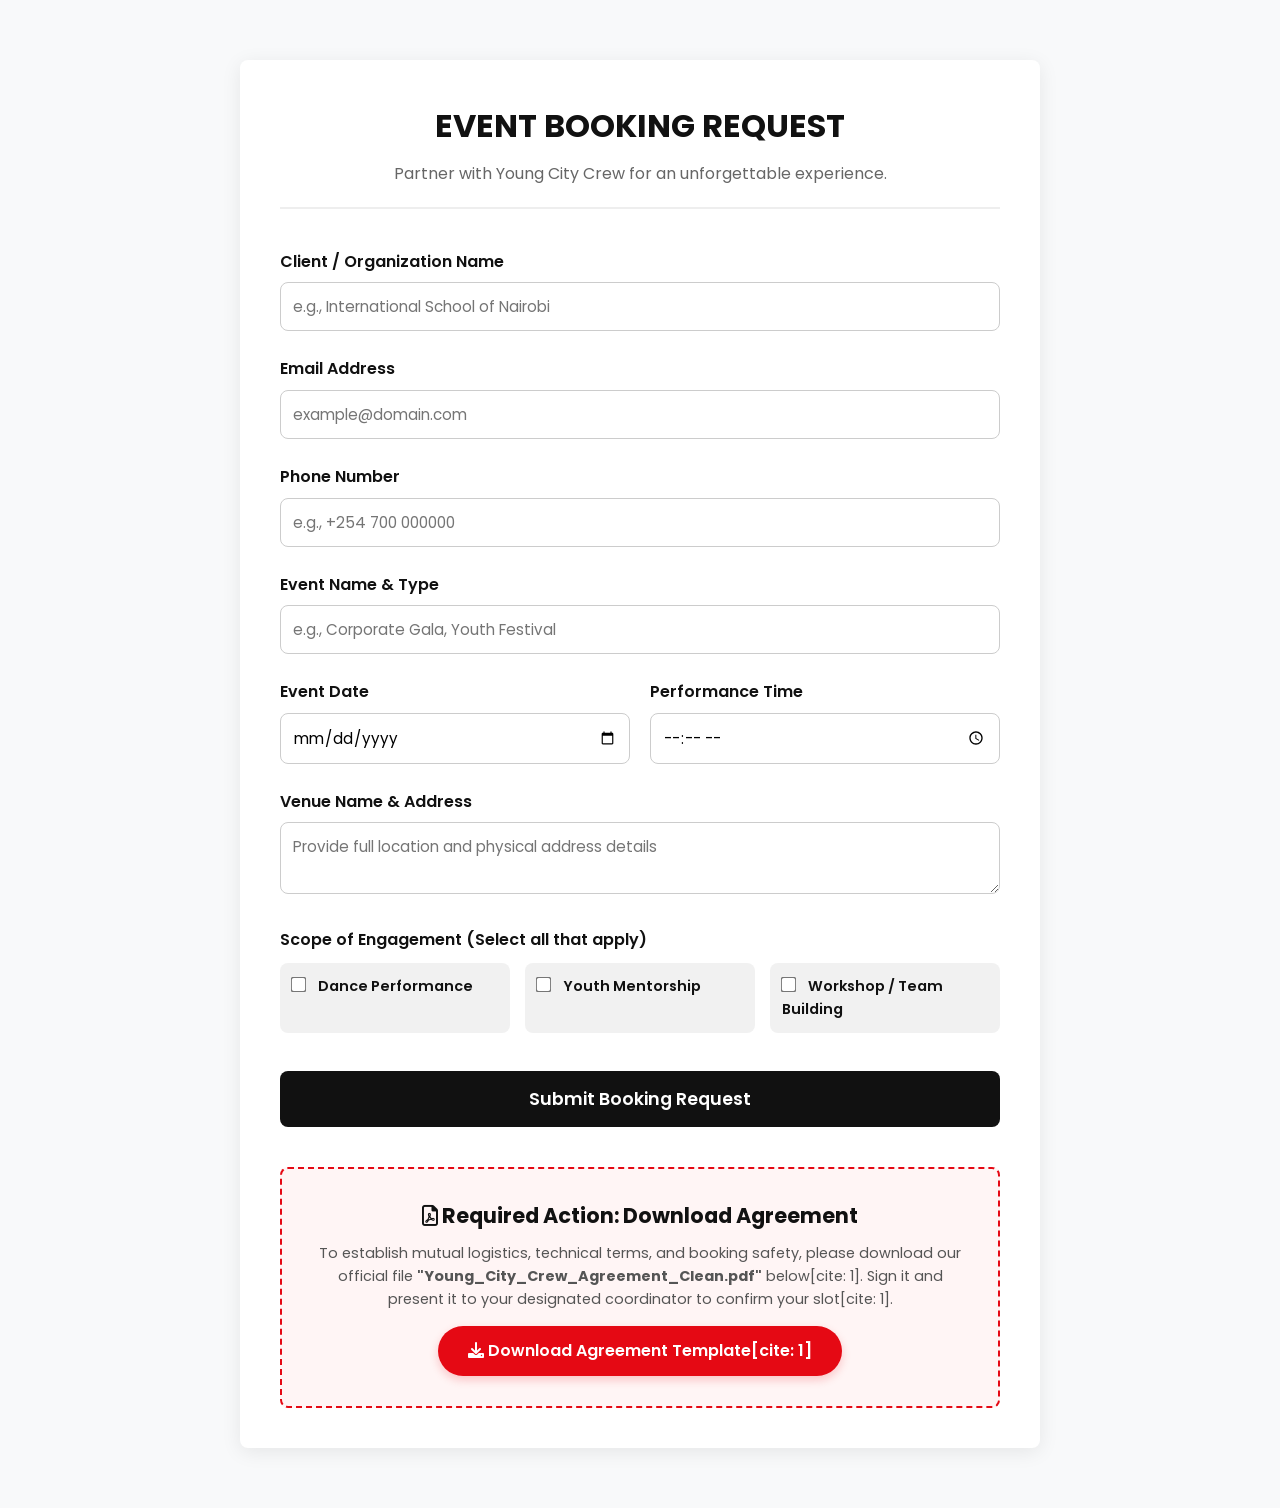
<file: booking.html>
<!DOCTYPE html>
<html lang="en">
<head>
    <meta charset="UTF-8">
    <meta name="viewport" content="width=device-width, initial-scale=1.0">
    <title>Book Young City Crew | Performance & Partnerships</title>
    <!-- Google Fonts for a clean, modern look -->
    <link href="https://fonts.googleapis.com/css2?family=Poppins:wght@400;600;700&display=swap" rel="stylesheet">
    <!-- FontAwesome for professional icons -->
    <link rel="stylesheet" href="https://cdnjs.cloudflare.com/ajax/libs/font-awesome/6.0.0/css/all.min.css">
    
    <style>
        :root {
            --primary-color: #E50914; /* Young City Red */
            --dark-color: #111111;
            --light-bg: #f8f9fa;
            --text-color: #333333;
            --border-radius: 8px;
        }

        * {
            box-sizing: border-box;
            margin: 0;
            padding: 0;
            font-family: 'Poppins', sans-serif;
        }

        body {
            background-color: var(--light-bg);
            color: var(--text-color);
            line-height: 1.6;
            padding: 20px;
        }

        .booking-container {
            max-width: 800px;
            margin: 40px auto;
            background: #ffffff;
            padding: 40px;
            border-radius: var(--border-radius);
            box-shadow: 0 4px 20px rgba(0, 0, 0, 0.08);
        }

        .header-section {
            text-align: center;
            margin-bottom: 40px;
            border-bottom: 2px solid #eeeeee;
            padding-bottom: 20px;
        }

        .header-section h1 {
            color: var(--dark-color);
            font-size: 2rem;
            font-weight: 700;
            text-transform: uppercase;
            margin-bottom: 10px;
        }

        .header-section p {
            color: #666;
            font-size: 1rem;
        }

        .form-group {
            margin-bottom: 25px;
        }

        .form-group label {
            display: block;
            font-weight: 600;
            margin-bottom: 8px;
            color: var(--dark-color);
        }

        .form-group input[type="text"],
        .form-group input[type="email"],
        .form-group input[type="tel"],
        .form-group input[type="date"],
        .form-group input[type="time"],
        .form-group select,
        .form-group textarea {
            width: 100%;
            padding: 12px;
            border: 1px solid #cccccc;
            border-radius: var(--border-radius);
            font-size: 0.95rem;
            transition: border-color 0.3s ease;
        }

        .form-group input:focus,
        .form-group select:focus,
        .form-group textarea:focus {
            outline: none;
            border-color: var(--primary-color);
        }

        .checkbox-group {
            display: grid;
            grid-template-columns: repeat(auto-fit, minmax(200px, 1fr));
            gap: 15px;
            margin-top: 10px;
        }

        .checkbox-label {
            display: flex;
            align-items: center;
            background: #f1f1f1;
            padding: 12px;
            border-radius: var(--border-radius);
            cursor: pointer;
            font-size: 0.9rem;
            font-weight: 600;
            transition: background 0.3s ease;
        }

        .checkbox-label input {
            margin-right: 10px;
            transform: scale(1.2);
        }

        .checkbox-label:hover {
            background: #e1e1e1;
        }

        .submit-btn {
            display: block;
            width: 100%;
            background: var(--dark-color);
            color: #ffffff;
            border: none;
            padding: 15px;
            font-size: 1.1rem;
            font-weight: 600;
            border-radius: var(--border-radius);
            cursor: pointer;
            transition: background 0.3s ease;
            margin-top: 30px;
        }

        .submit-btn:hover {
            background: var(--primary-color);
        }

        /* Agreement Download Section Styling */
        .agreement-box {
            margin-top: 40px;
            padding: 30px;
            background: #fff5f5;
            border: 2px dashed var(--primary-color);
            border-radius: var(--border-radius);
            text-align: center;
        }

        .agreement-box h3 {
            color: var(--dark-color);
            margin-bottom: 10px;
            font-size: 1.3rem;
        }

        .download-btn {
            display: inline-block;
            background: var(--primary-color);
            color: #ffffff;
            padding: 12px 30px;
            font-weight: 600;
            text-decoration: none;
            border-radius: 30px;
            margin-top: 15px;
            box-shadow: 0 4px 10px rgba(229, 9, 20, 0.2);
            transition: transform 0.2s ease, background 0.3s ease;
        }

        .download-btn:hover {
            transform: translateY(-2px);
            background: #b8070f;
        }

        @media (max-width: 600px) {
            .booking-container {
                padding: 20px;
            }
        }
    </style>
</head>
<body>

    <div class="booking-container">
        
        <!-- Header -->
        <div class="header-section">
            <h1>Event Booking Request</h1>
            <p>Partner with Young City Crew for an unforgettable experience.</p>
        </div>

        <!-- Booking Form configured to capture the submit action natively -->
        <form action="https://formbold.com/s/oeYjK" method="POST" id="bookingForm">
            
            <!-- 1. Client Info -->
            <div class="form-group">
                <label for="client-name">Client / Organization Name</label>
                <input type="text" id="client-name" name="client_name" placeholder="e.g., International School of Nairobi" required>
            </div>

            <div class="form-group">
                <label for="contact-email">Email Address</label>
                <input type="email" id="contact-email" name="contact_email" placeholder="example@domain.com" required>
            </div>

            <div class="form-group">
                <label for="contact-phone">Phone Number</label>
                <input type="tel" id="contact-phone" name="contact_phone" placeholder="e.g., +254 700 000000" required>
            </div>

            <!-- 2. Event Details -->
            <div class="form-group">
                <label for="event-type">Event Name & Type</label>
                <input type="text" id="event-type" name="event_type" placeholder="e.g., Corporate Gala, Youth Festival" required>
            </div>

            <div style="display: grid; grid-template-columns: 1fr 1fr; gap: 20px;">
                <div class="form-group">
                    <label for="event-date">Event Date</label>
                    <input type="date" id="event-date" name="event_date" required>
                </div>
                <div class="form-group">
                    <label for="event-time">Performance Time</label>
                    <input type="time" id="event-time" name="event_time" required>
                </div>
            </div>

            <div class="form-group">
                <label for="venue">Venue Name & Address</label>
                <textarea id="venue" name="venue" rows="2" placeholder="Provide full location and physical address details" required></textarea>
            </div>

            <!-- 3. Scope of Engagement -->
            <div class="form-group">
                <label>Scope of Engagement (Select all that apply)</label>
                <div class="checkbox-group">
                    <label class="checkbox-label">
                        <input type="checkbox" name="scope[]" value="Dance Performance"> Dance Performance
                    </label>
                    <label class="checkbox-label">
                        <input type="checkbox" name="scope[]" value="Youth Mentorship"> Youth Mentorship
                    </label>
                    <label class="checkbox-label">
                        <input type="checkbox" name="scope[]" value="Workshop"> Workshop / Team Building
                    </label>
                </div>
            </div>

            <!-- Submit Button -->
            <button type="submit" class="submit-btn" id="submitBtn">Submit Booking Request</button>

        </form>

        <!-- 4. Mandatory Download Box -->
        <div class="agreement-box">
            <h3><i class="far fa-file-pdf"></i> Required Action: Download Agreement</h3>
            <p style="font-size: 0.9rem; color: #555;">
                To establish mutual logistics, technical terms, and booking safety, please download our official file <strong>"Young_City_Crew_Agreement_Clean.pdf"</strong> below[cite: 1]. Sign it and present it to your designated coordinator to confirm your slot[cite: 1].
            </p>
            <a href="assets/docs/Young_City_Crew_Agreement_Clean.pdf" download="Young_City_Crew_Agreement_Clean.pdf" class="download-btn">
                <i class="fas fa-download"></i> Download Agreement Template[cite: 1]
            </a>
        </div>

    </div>

    <!-- Smart Free Redirection Script -->
    <script>
        document.getElementById('bookingForm').addEventListener('submit', function() {
            var btn = document.getElementById('submitBtn');
            btn.innerText = "Processing Request...";
            btn.disabled = true;
            
            // Wait just 1.5 seconds for the data packet to clear out to FormBold's server,
            // then instantly push the browser to your landing page before the user leaves your site!
            setTimeout(function() {
                window.location.href = "submission.html";
            }, 1500);
        });
    </script>

</body>
</html>
</file>
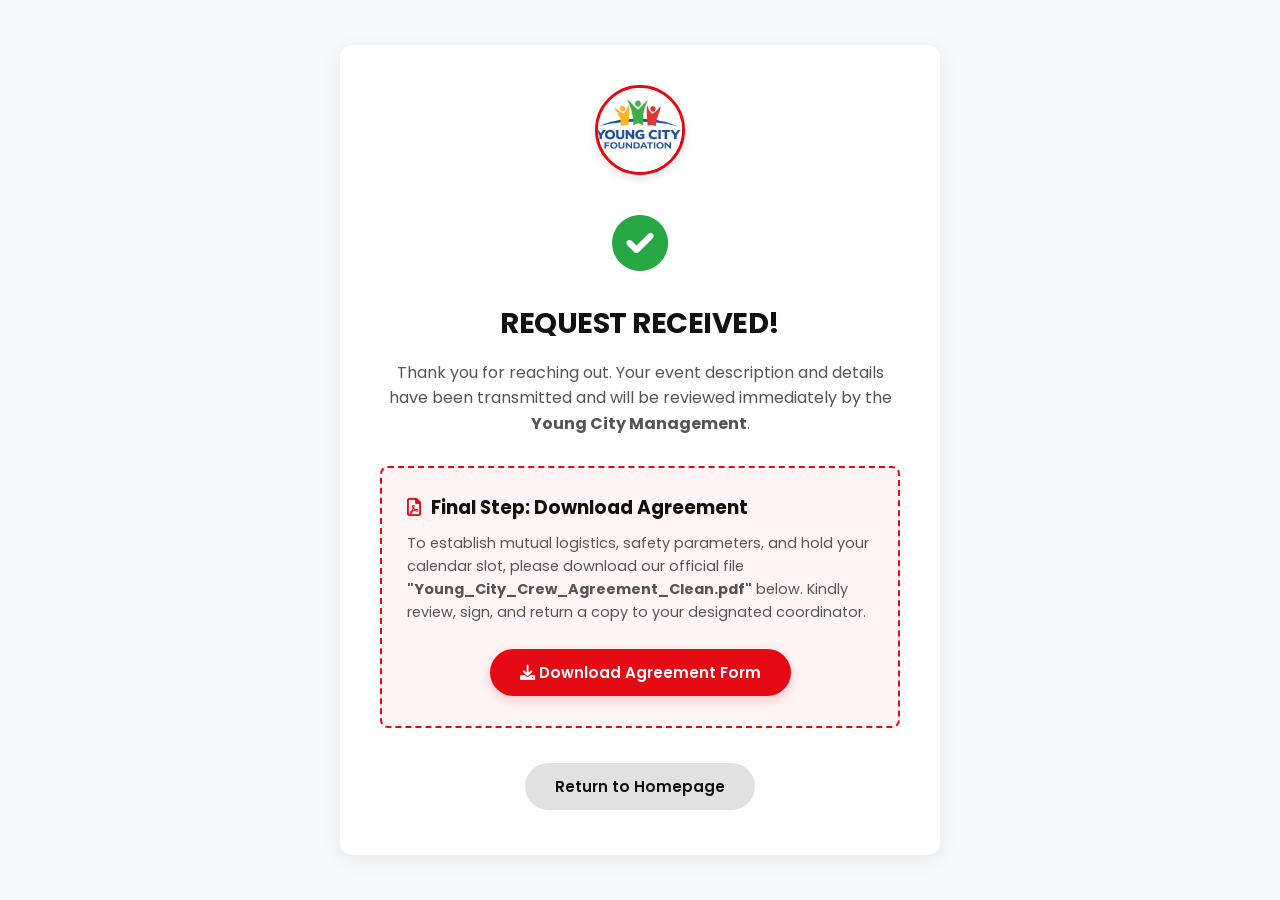
<file: submission.html>
<!DOCTYPE html>
<html lang="en">
<head>
    <meta charset="UTF-8">
    <meta name="viewport" content="width=device-width, initial-scale=1.0">
    <title>Booking Submitted | Young City Foundation</title>
    <link href="https://fonts.googleapis.com/css2?family=Poppins:wght@400;600;700&display=swap" rel="stylesheet">
    <link rel="stylesheet" href="https://cdnjs.cloudflare.com/ajax/libs/font-awesome/6.0.0/css/all.min.css">
    <style>
        :root {
            --primary-color: #E50914; /* Young City Red */
            --dark-color: #111111;
            --light-bg: #f8f9fa;
        }
        * { 
            box-sizing: border-box; 
            margin: 0; 
            padding: 0; 
            font-family: 'Poppins', sans-serif; 
        }
        body {
            background-color: var(--light-bg);
            display: flex;
            align-items: center;
            justify-content: center;
            min-height: 100vh;
            padding: 20px;
        }
        .submission-card {
            background: #ffffff;
            max-width: 600px;
            width: 100%;
            padding: 40px;
            border-radius: 12px;
            box-shadow: 0 4px 20px rgba(0,0,0,0.08);
            text-align: center;
        }
        
        /* Logo Styling */
        .brand-logo-container {
            margin-bottom: 20px;
        }
        .brand-logo-container img {
            width: 90px;
            height: 90px;
            object-fit: cover;
            border-radius: 50%; /* Makes the logo a perfect circle */
            border: 3px solid var(--primary-color);
            box-shadow: 0 4px 10px rgba(0,0,0,0.1);
        }

        .icon-success {
            font-size: 3.5rem;
            color: #28a745;
            margin-bottom: 15px;
        }
        h1 { 
            color: var(--dark-color); 
            margin-bottom: 15px; 
            font-size: 1.8rem; 
            text-transform: uppercase;
            letter-spacing: -0.5px;
        }
        p { 
            color: #555; 
            line-height: 1.6; 
            margin-bottom: 30px; 
        }
        .next-steps-box {
            background: #fff5f5;
            border: 2px dashed var(--primary-color);
            padding: 25px;
            border-radius: 8px;
            margin-bottom: 30px;
            text-align: left; /* Left-aligned for better reading layout */
        }
        .next-steps-box h3 { 
            color: var(--dark-color); 
            margin-bottom: 10px; 
            display: flex;
            align-items: center;
            gap: 10px;
        }
        .btn-container {
            text-align: center;
            margin-top: 20px;
        }
        .btn {
            display: inline-block;
            padding: 12px 30px;
            font-weight: 600;
            text-decoration: none;
            border-radius: 30px;
            transition: all 0.3s ease;
            margin: 5px;
            font-size: 0.95rem;
        }
        .btn-download { 
            background: var(--primary-color); 
            color: #fff; 
            box-shadow: 0 4px 12px rgba(229, 9, 20, 0.2);
        }
        .btn-download:hover { 
            background: #b8070f; 
            transform: translateY(-2px);
        }
        .btn-home { 
            background: #e1e1e1; 
            color: var(--dark-color); 
        }
        .btn-home:hover { 
            background: #d1d1d1; 
            transform: translateY(-2px);
        }
    </style>
</head>
<body>

    <div class="submission-card">
        <div class="brand-logo-container">
            <img src="assets/logo.jpg" alt="Young City Foundation Logo">
        </div>

        <div class="icon-success"><i class="fas fa-check-circle"></i></div>
        <h1>Request Received!</h1>
        <p>Thank you for reaching out. Your event description and details have been transmitted and will be reviewed immediately by the <strong>Young City Management</strong>.</p>
        
        <div class="next-steps-box">
            <h3><i class="far fa-file-pdf" style="color: var(--primary-color);"></i> Final Step: Download Agreement</h3>
            <p style="font-size: 0.9rem; margin-bottom: 0; color: #555;">
                To establish mutual logistics, safety parameters, and hold your calendar slot, please download our official file <strong>"Young_City_Crew_Agreement_Clean.pdf"</strong> below. Kindly review, sign, and return a copy to your designated coordinator.
            </p>
            <div class="btn-container">
                <a href="assets/docs/Young_City_Crew_Agreement_Clean.pdf" download="Young_City_Crew_Agreement_Clean.pdf" class="btn btn-download">
                    <i class="fas fa-download"></i> Download Agreement Form
                </a>
            </div>
        </div>

        <a href="index.html" class="btn btn-home">Return to Homepage</a>
    </div>

</body>
</html>
</file>
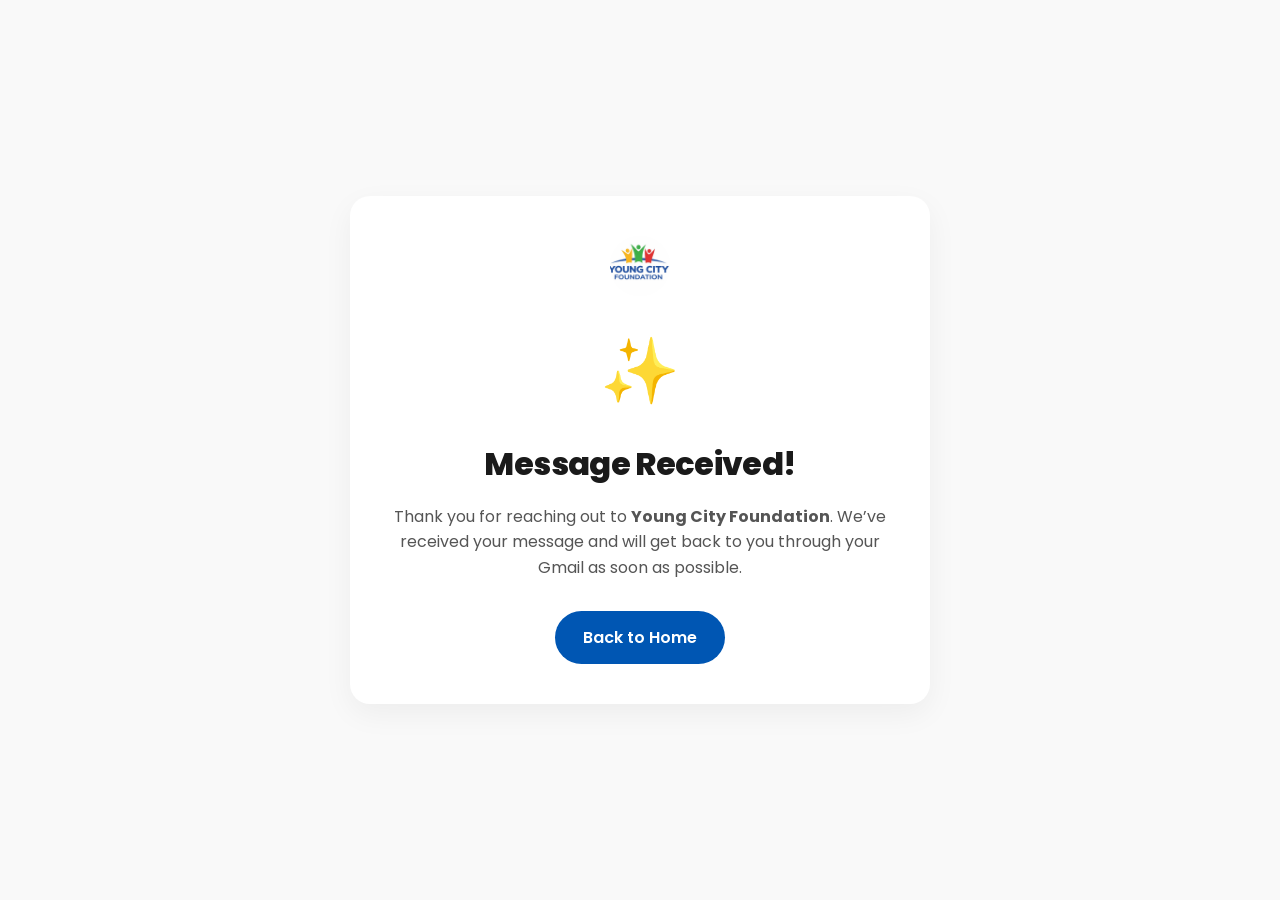
<file: thanks.html>
<!doctype html>
<html lang="en">
<head>
  <meta charset="utf-8" />
  <meta name="viewport" content="width=device-width, initial-scale=1" />
  <title>Message Received — Young City Foundation</title>
  <link rel="icon" href="assets/logo.jpg" />
  <link rel="preconnect" href="https://fonts.googleapis.com" />
  <link rel="preconnect" href="https://fonts.gstatic.com" crossorigin />
  <link href="https://fonts.googleapis.com/css2?family=Poppins:wght@400;600;800&display=swap" rel="stylesheet" />
  <style>
    :root {
      --brand-blue: #0056b3;
      --brand-yellow: #ffcc00;
      --text-dark: #1a1a1a;
    }
    body {
      margin: 0;
      padding: 0;
      font-family: 'Poppins', sans-serif;
      display: flex;
      align-items: center;
      justify-content: center;
      height: 100vh;
      background-color: #f9f9f9;
      color: var(--text-dark);
      text-align: center;
    }
    .container {
      max-width: 500px;
      padding: 40px;
      background: white;
      border-radius: 20px;
      box-shadow: 0 10px 30px rgba(0,0,0,0.05);
    }
    .icon {
      font-size: 64px;
      margin-bottom: 20px;
      display: block;
    }
    h1 {
      font-weight: 800;
      font-size: 32px;
      margin-bottom: 12px;
      letter-spacing: -0.02em;
    }
    p {
      line-height: 1.6;
      color: #555;
      margin-bottom: 30px;
    }
    .btn-home {
      display: inline-block;
      background-color: var(--brand-blue);
      color: white;
      padding: 14px 28px;
      border-radius: 50px;
      text-decoration: none;
      font-weight: 600;
      transition: transform 0.2s ease;
    }
    .btn-home:hover {
      transform: translateY(-3px);
      box-shadow: 0 5px 15px rgba(0, 86, 179, 0.3);
    }
    .logo-small {
      width: 60px;
      height: 60px;
      border-radius: 50%;
      margin-bottom: 20px;
      object-fit: cover;
    }
  </style>
</head>
<body>

  <div class="container">
    <img src="assets/logo.jpg" alt="Young City Logo" class="logo-small">
    <span class="icon">✨</span>
    <h1>Message Received!</h1>
    <p>Thank you for reaching out to <strong>Young City Foundation</strong>. We’ve received your message and will get back to you through your Gmail as soon as possible.</p>
    <a href="index.html" class="btn-home">Back to Home</a>
  </div>

</body>
</html>
</file>
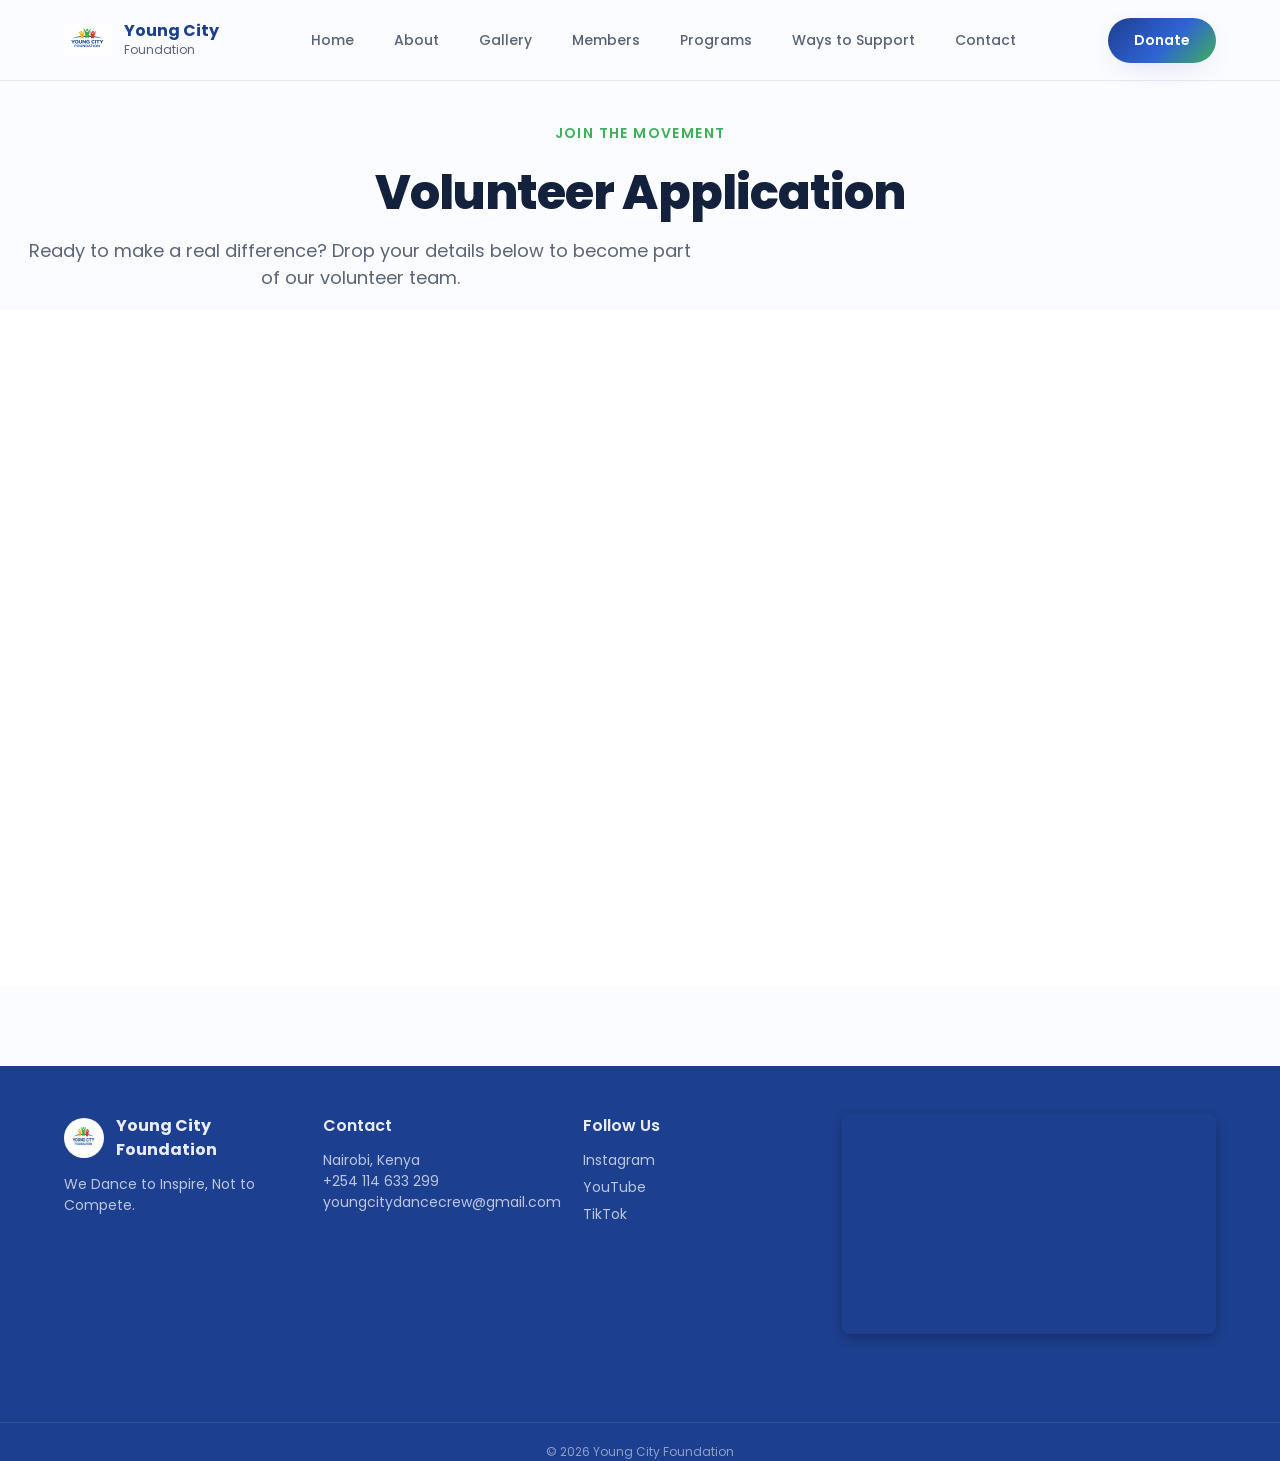
<file: volunteer.html>
<!doctype html>
<html lang="en">
<head>
  <meta charset="utf-8" />
  <meta name="viewport" content="width=device-width, initial-scale=1.0, maximum-scale=1.0, user-scalable=0" />
  <meta name="color-scheme" content="light">
  <title>Join the Movement: Volunteer with Young City Foundation 🌆</title>
  <meta name="description" content="Join the movement and volunteer with Young City Foundation in Nairobi, Kenya." />
  <link rel="icon" href="assets/logo.jpg" />
  <link rel="preconnect" href="https://fonts.googleapis.com" />
  <link rel="preconnect" href="https://fonts.gstatic.com" crossorigin />
  <link href="https://fonts.googleapis.com/css2?family=Poppins:wght@400;500;600;700;800&display=swap" rel="stylesheet" />
  <link rel="stylesheet" href="styles.css" />
  <script async src="https://tally.so/widgets/embed.js"></script>
  <style type="text/css">
    /* Styling to make the form clean and full page width */
    .form-container {
      padding: 40px 0 0 0;
      width: 100%;
      max-width: 100%;
      margin: 0 auto;
      text-align: center;
    }
    .form-wrapper {
      position: relative;
      margin-top: 20px;
      background: #ffffff;
      overflow: hidden; 
      width: 100%;
      height: 75vh; /* Takes up the ideal full vertical screen view space */
    }
    iframe {
      position: absolute;
      top: 0;
      right: 0;
      bottom: 0;
      left: 0;
      border: 0;
      width: 100%;
      height: 100%;
    }
  </style>
</head>
<body>

<header class="header">
  <div class="container header-inner">
    <a href="index.html#home" class="brand">
      <img src="assets/logo.jpg" alt="Young City Foundation logo" />
      <div class="brand-text"><strong>Young City</strong><span>Foundation</span></div>
    </a>
    <nav class="nav" id="nav">
      <a href="index.html#home">Home</a>
      <a href="index.html#about">About</a>
      <a href="index.html#gallery">Gallery</a>
      <a href="index.html#members">Members</a>
      <a href="index.html#programs">Programs</a>
      <a href="index.html#support">Ways to Support</a>
      <a href="index.html#contact">Contact</a>
    </nav>
    <a class="btn btn-primary btn-donate-header" href="https://www.leetchi.com/fr/c/safe-place-for-young-city-crew-1609302" target="_blank" rel="noreferrer">Donate</a>
  </div>
</header>

<main class="container" style="max-width: 100%; padding: 0;">
  <div class="form-container">
    <span class="eyebrow" style="color: var(--brand-green); font-weight: 600; text-transform: uppercase; letter-spacing: 0.1em;">Join the Movement</span>
    <h1 style="margin-top:12px; font-size: clamp(32px, 5vw, 48px); font-weight: 800; letter-spacing: -0.02em;">Volunteer Application</h1>
    <p class="lead" style="color: var(--muted); margin-top: 8px; padding: 0 24px;">Ready to make a real difference? Drop your details below to become part of our volunteer team.</p>
    
    <div class="form-wrapper">
      <iframe data-tally-src="https://tally.so/r/5BVK0E?transparentBackground=1" width="100%" height="100%" frameborder="0" marginheight="0" marginwidth="0" title="Join the Movement: Volunteer with Young City Foundation 🌆"></iframe>
    </div>
  </div>
</main>

<footer class="footer">
  <div class="footer-inner">
    <div class="footer-text-content">
      <div class="footer-column">
        <div class="brand-line"><img src="assets/logo.jpg" alt="" /><strong>Young City Foundation</strong></div>
        <p>We Dance to Inspire, Not to Compete.</p>
      </div>
      <div class="footer-column">
        <h4>Contact</h4>
        <p>Nairobi, Kenya</p>
        <p>+254 114 633 299</p>
        <p>youngcitydancecrew@gmail.com</p>
      </div>
      <div class="footer-column">
        <h4>Follow Us</h4>
        <div class="social-links">
          <a href="https://www.instagram.com/young_city_crew?igsh=MWE3b2VoNWE0ODBobg==" target="_blank" rel="noreferrer">Instagram</a>
          <a href="https://youtube.com/@youngcitydancekids?si=V7y2l3WD0FM87K48" target="_blank" rel="noreferrer">YouTube</a>
          <a href="https://www.tiktok.com/@youngcitykids" target="_blank" rel="noreferrer">TikTok</a>
        </div>
      </div>
    </div>
    <div class="footer-map-column">
      <div class="map-wrapper"> 
        <iframe src="https://www.google.com/maps/embed?pb=!1m18!1m12!1m3!1d3988.756578052187!2d36.77046411135767!3d-1.309342498679051!2m3!1f0!2f0!3f0!3m2!1i1024!2i768!4f13.1!3m3!1m2!1s0x182f1b004ce665d7%3A0x4cd782cf34fb74fb!2sMQRF%2BT736%20YOUNG%20CITY%20FOUNDATION%2C%20Nairobi!5e0!3m2!1sen!2ske!4v1717433890000!5m2!1sen!2ske" width="100%" height="100%" style="border:0;" allowfullscreen="" loading="lazy" referrerpolicy="no-referrer-when-downgrade"></iframe>
      </div>
    </div>
  </div>
  <div class="copy">© <span id="yr"></span> Young City Foundation</div>
</footer>

<script>
  // Set current year in footer
  document.getElementById('yr').textContent = new Date().getFullYear();

  // FIX: Force full page parent window redirect upon Tally Form submission
  window.addEventListener('message', function(e) {
    if (e.data && typeof e.data === 'string' && e.data.includes('Tally.FormSubmitted')) {
      window.location.href = 'index.html';
    }
  });
</script>
</body>
</html>
</file>
<file: styles.css>
/* --- Force Light Mode for the Whole Website --- */
:root {
  color-scheme: light only !important;
}

@media (prefers-color-scheme: dark) {
  :root {
    color-scheme: light only !important;
  }
}

:root {
  --brand-blue: #2f63d4;
  --brand-blue-deep: #1d3f8f;
  --brand-yellow: #f5c038;
  --brand-green: #3fb05a;
  --brand-red: #e2433a;
  --bg: #fbfcff;
  --fg: #14213d;
  --muted: #5b6478;
  --card: #ffffff;
  --border: #e5e8ef;
  --gradient-hero: linear-gradient(135deg, #1d3f8f 0%, #2f63d4 55%, #3fb05a 100%);
  --gradient-accent: linear-gradient(90deg, var(--brand-yellow), var(--brand-red), var(--brand-green), var(--brand-blue));
  --shadow-soft: 0 8px 30px -10px rgba(29, 63, 143, 0.2);
  --shadow-elegant: 0 20px 60px -20px rgba(29, 63, 143, 0.45);
  --radius: 14px;
}

* { box-sizing: border-box; margin: 0; padding: 0; }
html { scroll-behavior: smooth; }
body {
  font-family: "Poppins", system-ui, -apple-system, Segoe UI, Roboto, sans-serif;
  color: var(--fg);
  background: var(--bg);
  line-height: 1.5;
  -webkit-font-smoothing: antialiased;
}
img { max-width: 100%; display: block; }
a { color: inherit; text-decoration: none; }
button { font: inherit; cursor: pointer; border: none; background: none; }

.container { max-width: 1200px; margin: 0 auto; padding: 0 24px; }

/* Header */
.header {
  position: sticky; top: 0; z-index: 50;
  background: rgba(251, 252, 255, 0.85);
  backdrop-filter: blur(12px);
  border-bottom: 1px solid var(--border);
}
.header-inner {
  display: flex; align-items: center; justify-content: space-between;
  height: 80px;
}
.brand { display: flex; align-items: center; gap: 12px; }
.brand img { height: 48px; width: 48px; object-fit: contain; }
.brand-text { line-height: 1.1; }
.brand-text strong { display: block; font-weight: 700; color: var(--brand-blue-deep); }
.brand-text span { font-size: 12px; color: var(--muted); }

.nav { display: flex; gap: 4px; }
.nav a {
  padding: 8px 18px; border-radius: 999px; font-size: 14px; font-weight: 500;
  color: rgba(20,33,61,0.7); transition: all .2s;
}
.nav a:hover { background: #eef0f5; color: var(--fg); }
.nav a.active {
  background: var(--brand-blue-deep); color: #fff; font-weight: 600;
}

.btn {
  display: inline-flex; align-items: center; justify-content: center;
  padding: 12px 26px; border-radius: 999px; font-weight: 600; font-size: 14px;
  transition: transform .2s, box-shadow .2s;
}
.btn:hover { transform: translateY(-2px); }
.btn-primary { background: var(--gradient-hero); color: #fff; box-shadow: var(--shadow-soft); }
.btn-yellow { background: var(--brand-yellow); color: var(--brand-blue-deep); }
.btn-white { background: #fff; color: var(--brand-blue-deep); box-shadow: var(--shadow-elegant); }

.menu-toggle { display: none; font-size: 24px; }

/* Sections (page tabs) */
.page { display: none; }
.page.active { display: block; }

/* Hero */
.hero {
  position: relative; overflow: hidden; color: #fff;
}
.hero-slideshow {
  position: absolute; top: 0; left: 0; width: 100%; height: 100%; z-index: 1;
}
.hero-slide {
  position: absolute; top: 0; left: 0; width: 100%; height: 100%;
  background-size: cover; background-position: center; background-repeat: no-repeat;
  opacity: 0; animation: heroFadeLoop 32s infinite ease-in-out;
}
.hero-slide:nth-child(1) { animation-delay: 0s; }
.hero-slide:nth-child(2) { animation-delay: 8s; }
.hero-slide:nth-child(3) { animation-delay: 16s; }
.hero-slide:nth-child(4) { animation-delay: 24s; }

@keyframes heroFadeLoop {
  0% { opacity: 0; transform: scale(1); }
  3% { opacity: 1; }
  25% { opacity: 1; }
  28% { opacity: 0; transform: scale(1.04); }
  100% { opacity: 0; }
}
.hero-bg {
  position: absolute; inset: 0; background: var(--gradient-hero); z-index: 2; opacity: 0.75; mix-blend-mode: multiply;
}
.hero-inner { position: relative; padding: 120px 0; z-index: 3; }
.hero .badge {
  display: inline-block; padding: 6px 16px; border-radius: 999px;
  background: rgba(255,255,255,0.15); backdrop-filter: blur(6px);
  font-size: 12px; font-weight: 600; letter-spacing: 2px; text-transform: uppercase;
  margin-bottom: 24px;
}
.hero h1 { font-size: clamp(36px, 6vw, 76px); font-weight: 800; line-height: 1.05; max-width: 900px; }
.hero h1 .accent { color: var(--brand-yellow); }
.hero p { margin-top: 24px; max-width: 600px; font-size: 18px; color: rgba(255,255,255,0.85); }
.hero .actions { margin-top: 40px; display: flex; gap: 16px; flex-wrap: wrap; }
.accent-bar { position: relative; z-index: 4; height: 8px; background: var(--gradient-accent); }

/* Stats */
.stats {
  position: relative; z-index: 10; margin-top: -48px;
  background: var(--card); border: 1px solid var(--border); border-radius: 24px;
  padding: 32px; box-shadow: var(--shadow-soft);
  display: grid; grid-template-columns: repeat(4, 1fr); gap: 16px;
}
.stat { text-align: center; }
.stat-num { font-size: clamp(28px, 4vw, 48px); font-weight: 800; color: var(--brand-blue-deep); }
.stat-label { font-size: 14px; color: var(--muted); margin-top: 4px; }

/* Generic */
.section { padding: 96px 0; }
.section h2 { font-size: clamp(30px, 4vw, 48px); font-weight: 700; letter-spacing: -0.02em; }
.eyebrow { font-size: 14px; font-weight: 600; letter-spacing: 2px; text-transform: uppercase; color: var(--brand-blue); }
.lead { margin-top: 16px; font-size: 18px; color: var(--muted); max-width: 720px; }

.two-col { display: grid; grid-template-columns: 1fr 1fr; gap: 60px; align-items: center; }

/* Two Column Layout Inline Gallery Slideshow - Fully Adaptive Layout */
.two-col-slideshow-wrapper {
  position: relative; 
  width: 100%; 
  aspect-ratio: 4 / 3; 
  border-radius: 18px; 
  overflow: hidden; 
  box-shadow: var(--shadow-soft);
}
.two-col-slideshow {
  position: absolute; top: 0; left: 0; width: 100%; height: 100%;
}
.two-col-slide {
  position: absolute; top: 0; left: 0; width: 100%; height: 100%;
  background-size: contain; 
  background-position: center; 
  background-repeat: no-repeat;
  background-color: transparent; 
  opacity: 0; 
  animation: twoColFadeLoop 32s infinite ease-in-out;
}
.two-col-slide:nth-child(1) { animation-delay: 0s; }
.two-col-slide:nth-child(2) { animation-delay: 8s; }
.two-col-slide:nth-child(3) { animation-delay: 16s; }
.two-col-slide:nth-child(4) { animation-delay: 24s; }

/* Isolated 32-Second Smooth Slide Transition Sequence for Column 2 */
@keyframes twoColFadeLoop {
  0% { opacity: 0; }
  3% { opacity: 1; }
  25% { opacity: 1; }
  28% { opacity: 0; }
  100% { opacity: 0; }
}

.values-bg { background: #f3f5fa; }
.values { display: grid; grid-template-columns: repeat(5, 1fr); gap: 20px; margin-top: 50px; }
.value-card {
  background: var(--card); border: 1px solid var(--border); border-radius: 18px;
  padding: 24px; transition: box-shadow .2s;
}
.value-card:hover { box-shadow: var(--shadow-soft); }
.value-card .bar { height: 6px; width: 40px; border-radius: 999px; margin-bottom: 16px; }
.value-card h3 { font-size: 18px; }

/* CTA Card */
.cta-card {
  position: relative; overflow: hidden; border-radius: 24px; padding: 60px; color: #fff;
}
.cta-slideshow {
  position: absolute; top: 0; left: 0; width: 100%; height: 100%; z-index: 1;
}
.cta-slide {
  position: absolute; top: 0; left: 0; width: 100%; height: 100%;
  background-size: cover; background-position: center; background-repeat: no-repeat;
  opacity: 0; animation: ctaFadeLoop 32s infinite ease-in-out;
}
.cta-slide:nth-child(1) { animation-delay: 0s; }
.cta-slide:nth-child(2) { animation-delay: 8s; }
.cta-slide:nth-child(3) { animation-delay: 16s; }
.cta-slide:nth-child(4) { animation-delay: 24s; }

@keyframes ctaFadeLoop {
  0% { opacity: 0; }
  3% { opacity: 1; }
  25% { opacity: 1; }
  28% { opacity: 0; }
  100% { opacity: 0; }
}
.cta-overlay {
  position: absolute; inset: 0; background: var(--gradient-hero); opacity: 0.85; mix-blend-mode: multiply; z-index: 2;
}
.cta-content { position: relative; z-index: 3; }
.cta-card h2 { color: #fff; }
.cta-card p { margin-top: 16px; color: rgba(255,255,255,0.85); max-width: 600px; }

/* About */
.mv-grid { display: grid; grid-template-columns: 1fr 1fr; gap: 32px; margin-top: 60px; }
.mv-card { background: var(--card); border: 1px solid var(--border); border-radius: 18px; padding: 32px; box-shadow: var(--shadow-soft); }
.mv-card h2 { font-size: 24px; color: var(--brand-blue-deep); }
.mv-card p { margin-top: 14px; color: var(--muted); }
.story { margin-top: 80px; max-width: 800px; }
.story h2 { font-size: 28px; }
.story p { margin-top: 16px; color: var(--muted); font-size: 17px; }

.ceo-card {
  margin-top: 60px; background: var(--card); border: 1px solid var(--border);
  border-radius: 24px; overflow: hidden; box-shadow: var(--shadow-elegant);
  display: grid; grid-template-columns: 1fr 1.2fr;
}
.ceo-card img { height: 100%; width: 100%; object-fit: cover; background: var(--brand-blue-deep); }
.ceo-info { padding: 48px; display: flex; flex-direction: column; justify-content: center; }
.ceo-info .role { font-size: 12px; font-weight: 600; letter-spacing: 2px; text-transform: uppercase; color: var(--brand-red); }
.ceo-info h3 { margin-top: 8px; font-size: 36px; font-weight: 800; color: var(--brand-blue-deep); }
.ceo-info .bio { margin-top: 20px; color: var(--muted); }
.ceo-info .meta { margin-top: 20px; font-size: 14px; }
.ceo-info .meta div { margin-top: 6px; }
.ceo-info .meta a { color: var(--brand-blue); }
.ceo-info .stripe { margin-top: 24px; height: 4px; width: 100px; border-radius: 999px; background: var(--gradient-accent); }

/* Gallery */
.masonry { columns: 3; column-gap: 18px; margin-top: 50px; }
.masonry figure { break-inside: avoid; margin-bottom: 18px; position: relative; overflow: hidden; border-radius: 18px; box-shadow: var(--shadow-soft); }
.masonry figure img { transition: transform .5s; }
.masonry figure:hover img { transform: scale(1.05); }
.masonry figcaption {
  position: absolute; left: 0; right: 0; bottom: 0; padding: 16px; color: #fff; font-size: 14px;
  background: linear-gradient(to top, rgba(0,0,0,0.7), transparent);
  opacity: 0; transition: opacity .3s;
}
.masonry figure:hover figcaption { opacity: 1; }

/* Programs */
.programs { display: grid; grid-template-columns: repeat(3, 1fr); gap: 24px; margin-top: 50px; }
.program-card { background: var(--card); border: 1px solid var(--border); border-radius: var(--radius); padding: 28px; transition: box-shadow .2s; }
.program-card:hover { box-shadow: var(--shadow-soft); }
.program-icon {
  width: 48px; height: 48px; border-radius: 12px; display: flex; align-items: center; justify-content: center;
  color: #fff; font-weight: 700; margin-bottom: 20px;
}
.program-card h3 { font-size: 20px; }
.program-card p { margin-top: 8px; font-size: 14px; color: var(--muted); }

/* Custom Badge Specific Layout Styles */
.program-card .badge {
  width: 44px; height: 44px; border-radius: 8px; display: flex;
  align-items: center; justify-content: center; font-weight: bold;
  color: #ffffff; font-size: 1.1rem; margin-bottom: 16px;
}
.badge-rugby { background-color: var(--brand-blue-deep); }
.badge-football { background-color: var(--brand-green); }

/* Contact */
.contact-grid { display: grid; grid-template-columns: 1fr 1fr; gap: 32px; margin-top: 56px; }
.contact-card {
  border-radius: 24px; padding: 32px; color: #fff;
  background: var(--gradient-hero); box-shadow: var(--shadow-elegant);
}
.contact-card h2 { color: #fff; font-size: 24px; }
.contact-card .sub { color: rgba(255,255,255,0.8); margin-top: 4px; }
.contact-list { margin-top: 24px; display: flex; flex-direction: column; gap: 12px; }
.contact-list .row { display: flex; align-items: center; gap: 12px; }
.contact-list .icon {
  width: 36px; height: 36px; border-radius: 999px; background: rgba(255,255,255,0.15);
  display: flex; align-items: center; justify-content: center;
}
.contact-form {
  background: var(--card); border: 1px solid var(--border); border-radius: 24px; padding: 32px;
  display: flex; flex-direction: column; gap: 14px;
}
.contact-form h2 { font-size: 24px; }
.contact-form input, .contact-form textarea {
  width: 100%; padding: 14px 16px; border-radius: 12px; border: 1px solid var(--border);
  background: var(--bg); font: inherit; color: var(--fg);
}
.contact-form textarea { resize: vertical; min-height: 120px; }
.contact-form button {
  padding: 14px; border-radius: 12px; color: #fff; font-weight: 600;
  background: var(--gradient-hero);
}

/* Premium Support Section Enhancements */
.support-title {
  margin-top: 12px;
  font-size: clamp(36px, 6vw, 72px);
  font-weight: 800;
  letter-spacing: -0.02em;
  background: linear-gradient(45deg, #ffffff, #b3b3b3);
  -webkit-background-clip: text;
  background-clip: text;
}

.support-grid {
  display: grid;
  grid-template-columns: repeat(auto-fit, minmax(300px, 1fr));
  gap: 32px;
  margin-top: 56px;
  perspective: 1000px;
}

.support-card {
  position: relative;
  background: rgba(255, 255, 255, 0.03);
  border: 1px solid rgba(255, 255, 255, 0.08);
  border-radius: 20px;
  padding: 32px;
  overflow: hidden;
  text-align: left;
  transform-style: preserve-3d;
  transform: perspective(1000px) rotateX(0deg) rotateY(0deg) scale3d(1, 1, 1);
  transition: transform 0.1s ease, border-color 0.3s ease, box-shadow 0.3s ease;
}

.card-glow {
  position: absolute;
  top: 0; left: 0; width: 100%; height: 100%;
  background: radial-gradient(circle 150px at var(--mouse-x, 0) var(--mouse-y, 0), rgba(255,255,255,0.06), transparent 80%);
  z-index: 1; pointer-events: none;
}

.card-content {
  transform: translateZ(30px); z-index: 2; position: relative;
}

.card-icon {
  font-size: 38px; margin: 24px 0 12px 0; display: inline-block;
  transition: transform 0.3s cubic-bezier(0.175, 0.885, 0.32, 1.275);
}

.support-card:hover .card-icon {
  transform: scale(1.15) translateZ(10px);
}

.support-card p {
  margin-top: 12px; color: var(--muted, #a0a0a0); font-size: 14px; line-height: 1.6; min-height: 90px;
}

.support-btn {
  margin-top: 24px; padding: 12px 24px; width: 100%; text-align: center;
  display: block; box-sizing: border-box; font-weight: 600; border-radius: 10px;
  transition: transform 0.2s ease, box-shadow 0.2s ease;
}

.support-card:hover {
  border-color: rgba(255, 255, 255, 0.2);
  box-shadow: 0 20px 40px rgba(0, 0, 0, 0.4);
}

/* Footer & Map Layout Rules */
.footer { background: var(--brand-blue-deep); color: rgba(255,255,255,0.9); margin-top: 80px; }
.footer-inner {
  display: flex; flex-wrap: wrap; justify-content: space-between; gap: 30px;
  align-items: flex-start; max-width: 1200px; margin: 0 auto; padding: 48px 24px;
}
.footer h4 { font-weight: 600; margin-bottom: 12px; }
.footer p { font-size: 14px; color: rgba(255,255,255,0.7); }
.footer .brand-line { display: flex; align-items: center; gap: 12px; margin-bottom: 12px; }
.footer .brand-line img { height: 40px; width: 40px; background: #fff; border-radius: 999px; padding: 4px; }

.footer-text-content { display: flex; flex-wrap: wrap; gap: 30px; flex: 2; min-width: 300px; }
.footer-column { flex: 1; min-width: 200px; }
.footer-map-column { flex: 1; min-width: 300px; width: 100%; }

.map-wrapper {
  position: relative; width: 100%; height: 220px; border-radius: 8px; overflow: hidden;
  box-shadow: 0 4px 12px rgba(0,0,0,0.25);
}
.social-links a { display: block; margin-bottom: 6px; font-size: 14px; color: rgba(255,255,255,0.7); }
.social-links a:hover { color: #fff; text-decoration: underline; }

.copy {
  width: 100%; text-align: center; margin-top: 40px; padding-top: 20px;
  border-top: 1px solid rgba(255,255,255,0.1); font-size: 12px; color: rgba(255,255,255,0.5);
}

/* Global Responsive Breakdown */
@media (max-width: 860px) {
  .nav { display: none; }
  .nav.open {
    display: flex; flex-direction: column; position: absolute; top: 80px; left: 0; right: 0;
    background: #fff; border-bottom: 1px solid var(--border); padding: 12px 24px; gap: 4px; z-index: 100;
  }
  .menu-toggle { display: block; }
  .hero-inner { padding: 80px 0; }
  .stats { grid-template-columns: repeat(2, 1fr); }
  .two-col, .mv-grid, .contact-grid, .ceo-card { grid-template-columns: 1fr; gap: 32px; }
  .values { grid-template-columns: repeat(2, 1fr); }
  .programs { grid-template-columns: 1fr; }
  .masonry { columns: 2; }
  .cta-card { padding: 36px; }
  .ceo-info { padding: 28px; }
  .btn-donate-header { display: none; }
}

@media (max-width: 768px) {
  .support-grid { grid-template-columns: 1fr; gap: 24px; }
  .support-card { transform: none !important; }
  .footer-inner { flex-direction: column; align-items: center; text-align: center; }
  .footer-text-content { flex-direction: column; align-items: center; }
  .footer-map-column { max-width: 100%; }
}

@media (max-width: 480px) {
  .masonry { columns: 1; }
  .stats { grid-template-columns: 1fr; }
}

/* Container for the entire standalone section */
.showcase-video-section {
  width: 100%;
  padding: 60px 0; /* Creates breathing room above and below the video section */
  background-color: #f9f9f9; /* Subtle background contrast from the rest of the page */
  display: flex;
  justify-content: center;
  align-items: center;
}

/* The frame containing the video and text */
.video-wrapper {
  position: relative;
  width: 90%; /* Keeps it from hitting the very edge of desktop screens */
  max-width: 1000px; /* Limits the max width so it stays crisp and contained */
  height: 500px; /* Dedicated height for the showcase */
  border-radius: 12px; /* Smooth rounded corners for a modern look */
  overflow: hidden;
  box-shadow: 0 10px 30px rgba(0, 0, 0, 0.15); /* Soft shadow to make it pop */
  background-color: #000;
}

/* The standalone video element */
.standalone-video {
  position: absolute;
  top: 0;
  left: 0;
  width: 100%;
  height: 100%;
  object-fit: cover; /* Ensures video fills its custom frame perfectly */
  z-index: 1;
  will-change: transform; /* Performance optimization */
}

/* Overlay layer centered over the video */
.video-text-overlay {
  position: absolute;
  top: 0;
  left: 0;
  width: 100%;
  height: 100%;
  z-index: 2; /* Sits over the video */
  display: flex;
  justify-content: center;
  align-items: center;
  /* A dark gradient tint so the white text reads clearly over bright spots in the video */
  background: linear-gradient(rgba(0,0,0,0.3), rgba(0,0,0,0.5)); 
}

/* Welcome Text Styling */
.welcome-text {
  color: #ffffff;
  font-size: 2.5rem;
  font-weight: 800;
  text-transform: uppercase;
  letter-spacing: 3px;
  text-align: center;
  padding: 0 20px;
  text-shadow: 2px 2px 8px rgba(0, 0, 0, 0.7); /* Extra drop shadow for readability */
}

/* Mobile Responsiveness */
@media (max-width: 768px) {
  .video-wrapper {
    width: 95%;
    height: 350px; /* Adjusts beautifully to a shorter height on mobile phones */
  }
  
  .welcome-text {
    font-size: 1.8rem;
    letter-spacing: 1px;
  }
}
</file>
